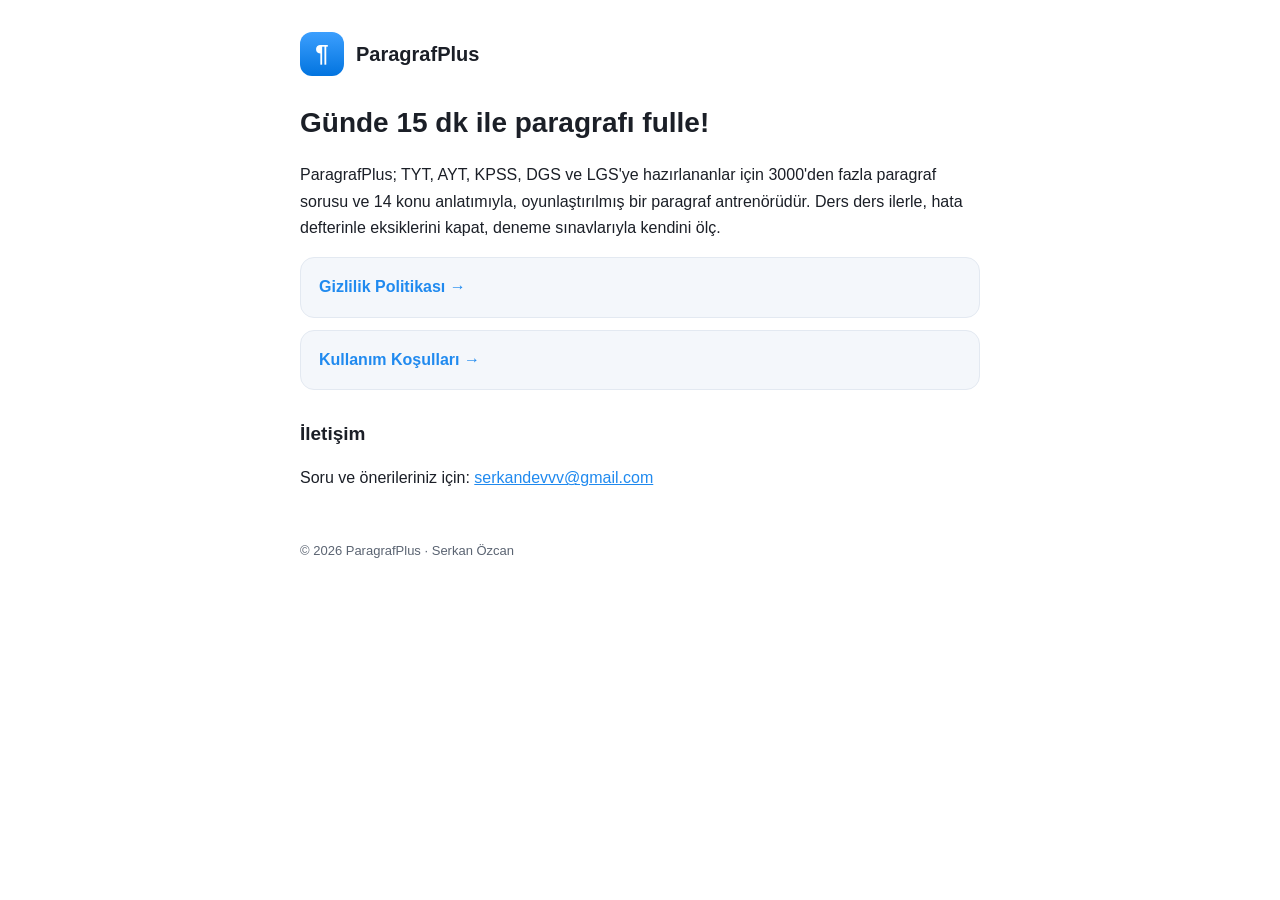
<file: index.html>
<!doctype html>
<html lang="tr">
<head>
  <meta charset="utf-8">
  <meta name="viewport" content="width=device-width, initial-scale=1">
  <title>ParagrafPlus</title>
  <link rel="stylesheet" href="style.css">
</head>
<body>
  <div class="wrap">
    <header class="site">
      <div class="logo">¶</div>
      <div class="name">ParagrafPlus</div>
    </header>
    <h1>Günde 15 dk ile paragrafı fulle!</h1>
    <p>ParagrafPlus; TYT, AYT, KPSS, DGS ve LGS'ye hazırlananlar için 3000'den fazla
      paragraf sorusu ve 14 konu anlatımıyla, oyunlaştırılmış bir paragraf antrenörüdür.
      Ders ders ilerle, hata defterinle eksiklerini kapat, deneme sınavlarıyla kendini ölç.</p>

    <div class="card"><a href="gizlilik-politikasi.html">Gizlilik Politikası →</a></div>
    <div class="card"><a href="kullanim-kosullari.html">Kullanım Koşulları →</a></div>

    <h2>İletişim</h2>
    <p>Soru ve önerileriniz için: <a href="mailto:serkandevvv@gmail.com">serkandevvv@gmail.com</a></p>

    <footer>© 2026 ParagrafPlus · Serkan Özcan</footer>
  </div>
</body>
</html>
</file>
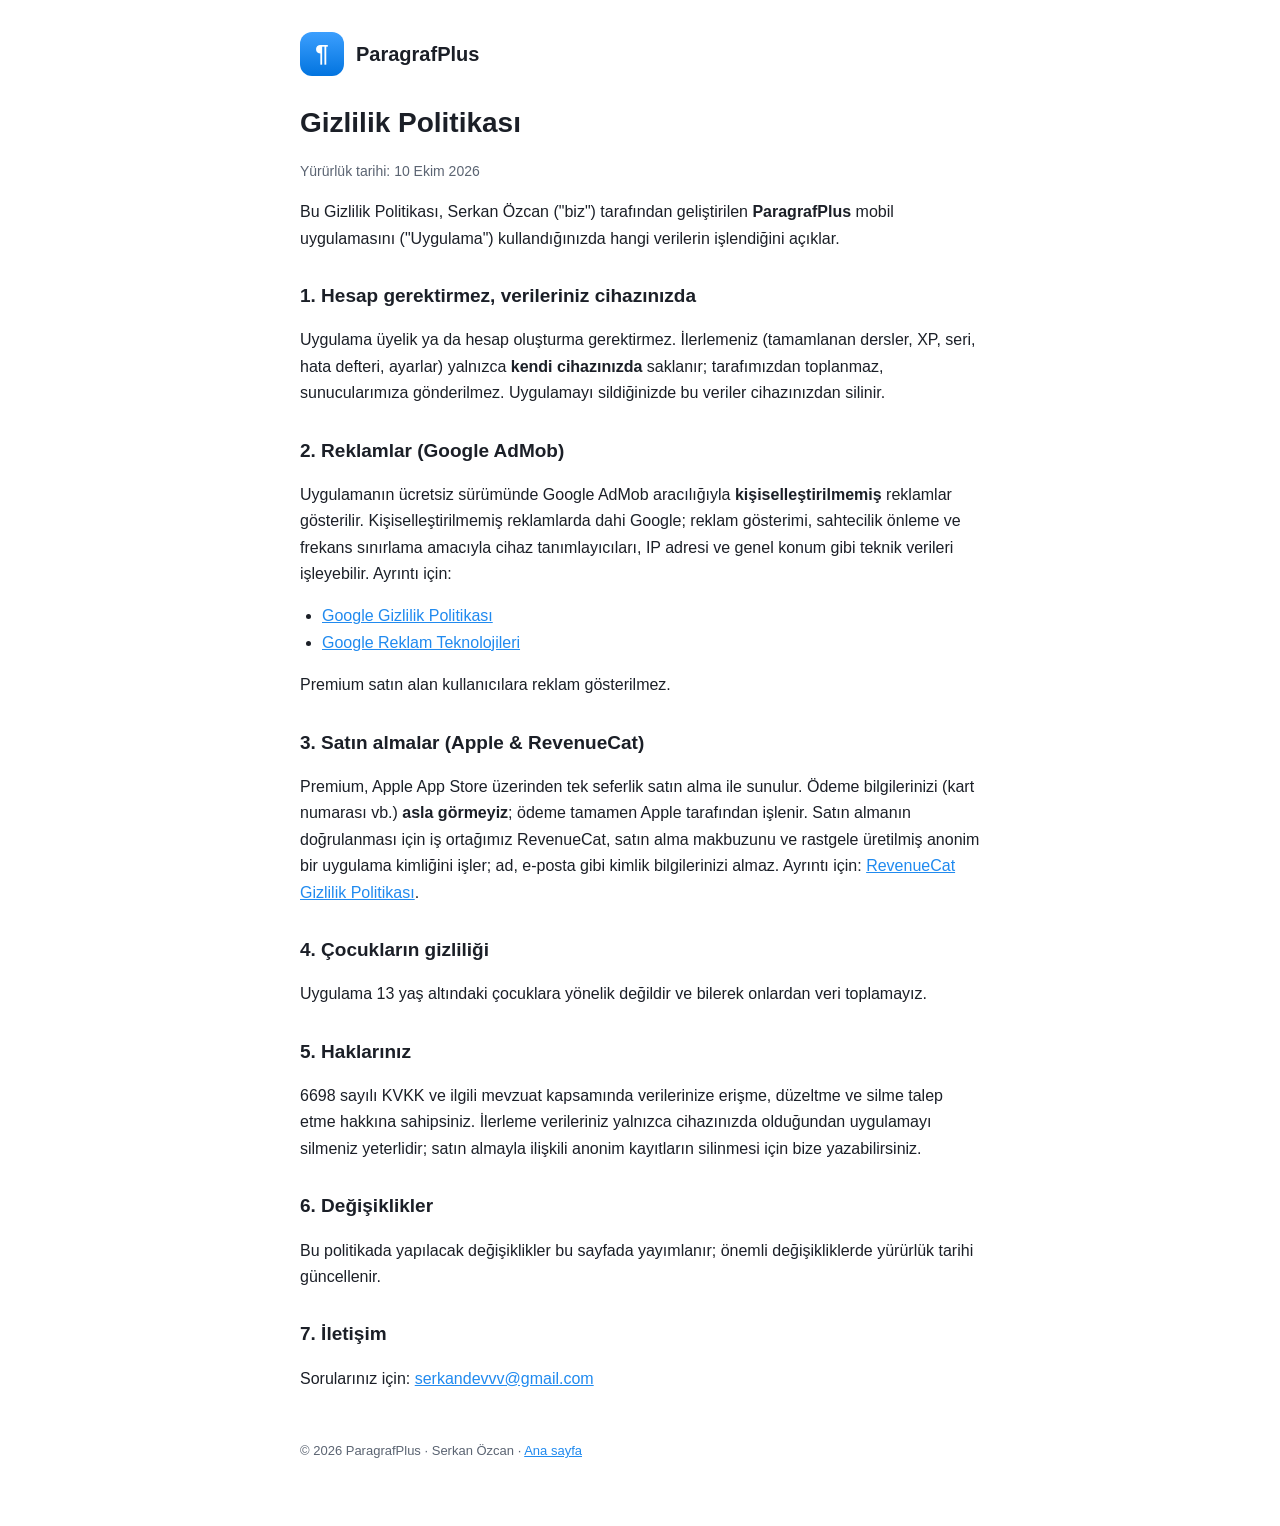
<file: gizlilik-politikasi.html>
<!doctype html>
<html lang="tr">
<head>
  <meta charset="utf-8">
  <meta name="viewport" content="width=device-width, initial-scale=1">
  <title>Gizlilik Politikası · ParagrafPlus</title>
  <link rel="stylesheet" href="style.css">
</head>
<body>
  <div class="wrap">
    <header class="site">
      <div class="logo">¶</div>
      <div class="name">ParagrafPlus</div>
    </header>

    <h1>Gizlilik Politikası</h1>
    <p class="muted">Yürürlük tarihi: 10 Ekim 2026</p>

    <p>Bu Gizlilik Politikası, Serkan Özcan ("biz") tarafından geliştirilen
      <strong>ParagrafPlus</strong> mobil uygulamasını ("Uygulama") kullandığınızda
      hangi verilerin işlendiğini açıklar.</p>

    <h2>1. Hesap gerektirmez, verileriniz cihazınızda</h2>
    <p>Uygulama üyelik ya da hesap oluşturma gerektirmez. İlerlemeniz (tamamlanan dersler,
      XP, seri, hata defteri, ayarlar) yalnızca <strong>kendi cihazınızda</strong> saklanır;
      tarafımızdan toplanmaz, sunucularımıza gönderilmez. Uygulamayı sildiğinizde bu veriler
      cihazınızdan silinir.</p>

    <h2>2. Reklamlar (Google AdMob)</h2>
    <p>Uygulamanın ücretsiz sürümünde Google AdMob aracılığıyla
      <strong>kişiselleştirilmemiş</strong> reklamlar gösterilir. Kişiselleştirilmemiş
      reklamlarda dahi Google; reklam gösterimi, sahtecilik önleme ve frekans sınırlama
      amacıyla cihaz tanımlayıcıları, IP adresi ve genel konum gibi teknik verileri
      işleyebilir. Ayrıntı için:</p>
    <ul>
      <li><a href="https://policies.google.com/privacy" rel="noopener">Google Gizlilik Politikası</a></li>
      <li><a href="https://policies.google.com/technologies/ads" rel="noopener">Google Reklam Teknolojileri</a></li>
    </ul>
    <p>Premium satın alan kullanıcılara reklam gösterilmez.</p>

    <h2>3. Satın almalar (Apple &amp; RevenueCat)</h2>
    <p>Premium, Apple App Store üzerinden tek seferlik satın alma ile sunulur. Ödeme
      bilgilerinizi (kart numarası vb.) <strong>asla görmeyiz</strong>; ödeme tamamen Apple
      tarafından işlenir. Satın almanın doğrulanması için iş ortağımız RevenueCat, satın alma
      makbuzunu ve rastgele üretilmiş anonim bir uygulama kimliğini işler; ad, e-posta gibi
      kimlik bilgilerinizi almaz. Ayrıntı için:
      <a href="https://www.revenuecat.com/privacy" rel="noopener">RevenueCat Gizlilik Politikası</a>.</p>

    <h2>4. Çocukların gizliliği</h2>
    <p>Uygulama 13 yaş altındaki çocuklara yönelik değildir ve bilerek onlardan veri
      toplamayız.</p>

    <h2>5. Haklarınız</h2>
    <p>6698 sayılı KVKK ve ilgili mevzuat kapsamında verilerinize erişme, düzeltme ve silme
      talep etme hakkına sahipsiniz. İlerleme verileriniz yalnızca cihazınızda olduğundan
      uygulamayı silmeniz yeterlidir; satın almayla ilişkili anonim kayıtların silinmesi için
      bize yazabilirsiniz.</p>

    <h2>6. Değişiklikler</h2>
    <p>Bu politikada yapılacak değişiklikler bu sayfada yayımlanır; önemli değişikliklerde
      yürürlük tarihi güncellenir.</p>

    <h2>7. İletişim</h2>
    <p>Sorularınız için: <a href="mailto:serkandevvv@gmail.com">serkandevvv@gmail.com</a></p>

    <footer>© 2026 ParagrafPlus · Serkan Özcan · <a href="index.html">Ana sayfa</a></footer>
  </div>
</body>
</html>
</file>
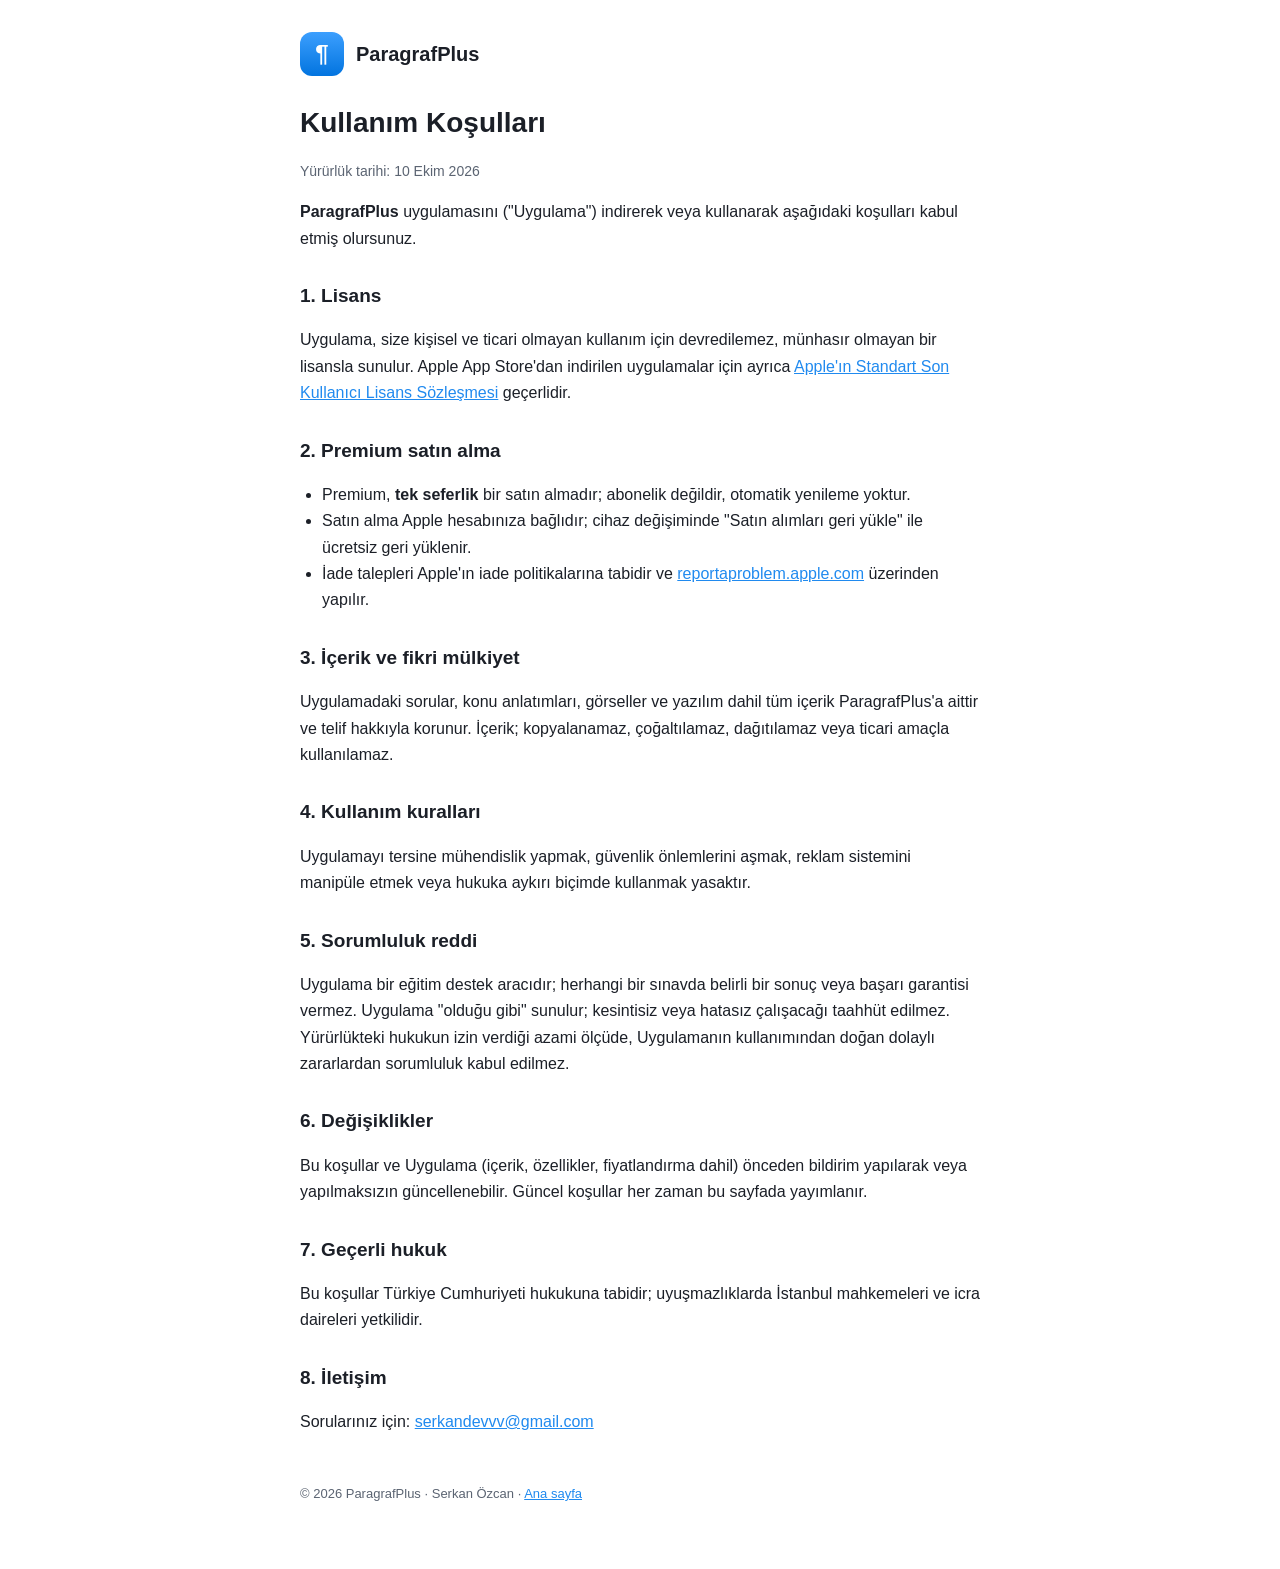
<file: kullanim-kosullari.html>
<!doctype html>
<html lang="tr">
<head>
  <meta charset="utf-8">
  <meta name="viewport" content="width=device-width, initial-scale=1">
  <title>Kullanım Koşulları · ParagrafPlus</title>
  <link rel="stylesheet" href="style.css">
</head>
<body>
  <div class="wrap">
    <header class="site">
      <div class="logo">¶</div>
      <div class="name">ParagrafPlus</div>
    </header>

    <h1>Kullanım Koşulları</h1>
    <p class="muted">Yürürlük tarihi: 10 Ekim 2026</p>

    <p><strong>ParagrafPlus</strong> uygulamasını ("Uygulama") indirerek veya kullanarak
      aşağıdaki koşulları kabul etmiş olursunuz.</p>

    <h2>1. Lisans</h2>
    <p>Uygulama, size kişisel ve ticari olmayan kullanım için devredilemez, münhasır olmayan
      bir lisansla sunulur. Apple App Store'dan indirilen uygulamalar için ayrıca
      <a href="https://www.apple.com/legal/internet-services/itunes/dev/stdeula/" rel="noopener">Apple'ın
      Standart Son Kullanıcı Lisans Sözleşmesi</a> geçerlidir.</p>

    <h2>2. Premium satın alma</h2>
    <ul>
      <li>Premium, <strong>tek seferlik</strong> bir satın almadır; abonelik değildir,
        otomatik yenileme yoktur.</li>
      <li>Satın alma Apple hesabınıza bağlıdır; cihaz değişiminde "Satın alımları geri
        yükle" ile ücretsiz geri yüklenir.</li>
      <li>İade talepleri Apple'ın iade politikalarına tabidir ve
        <a href="https://reportaproblem.apple.com" rel="noopener">reportaproblem.apple.com</a>
        üzerinden yapılır.</li>
    </ul>

    <h2>3. İçerik ve fikri mülkiyet</h2>
    <p>Uygulamadaki sorular, konu anlatımları, görseller ve yazılım dahil tüm içerik
      ParagrafPlus'a aittir ve telif hakkıyla korunur. İçerik; kopyalanamaz, çoğaltılamaz,
      dağıtılamaz veya ticari amaçla kullanılamaz.</p>

    <h2>4. Kullanım kuralları</h2>
    <p>Uygulamayı tersine mühendislik yapmak, güvenlik önlemlerini aşmak, reklam sistemini
      manipüle etmek veya hukuka aykırı biçimde kullanmak yasaktır.</p>

    <h2>5. Sorumluluk reddi</h2>
    <p>Uygulama bir eğitim destek aracıdır; herhangi bir sınavda belirli bir sonuç veya
      başarı garantisi vermez. Uygulama "olduğu gibi" sunulur; kesintisiz veya hatasız
      çalışacağı taahhüt edilmez. Yürürlükteki hukukun izin verdiği azami ölçüde, Uygulamanın
      kullanımından doğan dolaylı zararlardan sorumluluk kabul edilmez.</p>

    <h2>6. Değişiklikler</h2>
    <p>Bu koşullar ve Uygulama (içerik, özellikler, fiyatlandırma dahil) önceden bildirim
      yapılarak veya yapılmaksızın güncellenebilir. Güncel koşullar her zaman bu sayfada
      yayımlanır.</p>

    <h2>7. Geçerli hukuk</h2>
    <p>Bu koşullar Türkiye Cumhuriyeti hukukuna tabidir; uyuşmazlıklarda İstanbul mahkemeleri
      ve icra daireleri yetkilidir.</p>

    <h2>8. İletişim</h2>
    <p>Sorularınız için: <a href="mailto:serkandevvv@gmail.com">serkandevvv@gmail.com</a></p>

    <footer>© 2026 ParagrafPlus · Serkan Özcan · <a href="index.html">Ana sayfa</a></footer>
  </div>
</body>
</html>
</file>
<file: style.css>
:root {
  --bg: #ffffff;
  --text: #1b1f27;
  --muted: #5b6472;
  --tint: #208aef;
  --card: #f4f7fb;
  --border: #e3e9f1;
}
@media (prefers-color-scheme: dark) {
  :root {
    --bg: #11151c;
    --text: #eef2f7;
    --muted: #9aa5b3;
    --tint: #4da3ff;
    --card: #1a2029;
    --border: #2a3342;
  }
}
* { box-sizing: border-box; }
body {
  margin: 0;
  font-family: -apple-system, BlinkMacSystemFont, "Segoe UI", Roboto, sans-serif;
  background: var(--bg);
  color: var(--text);
  line-height: 1.65;
}
.wrap { max-width: 720px; margin: 0 auto; padding: 32px 20px 64px; }
header.site { display: flex; align-items: center; gap: 12px; margin-bottom: 8px; }
.logo {
  width: 44px; height: 44px; border-radius: 12px; flex: none;
  background: linear-gradient(180deg, #3c9ffe, #0274df);
  color: #fff; font-size: 24px; font-weight: 800;
  display: flex; align-items: center; justify-content: center;
}
header.site .name { font-size: 20px; font-weight: 800; }
h1 { font-size: 28px; margin: 24px 0 4px; }
h2 { font-size: 19px; margin: 28px 0 8px; }
p, li { color: var(--text); }
.muted { color: var(--muted); font-size: 14px; }
a { color: var(--tint); }
.card {
  background: var(--card); border: 1px solid var(--border);
  border-radius: 14px; padding: 16px 18px; margin: 12px 0;
}
.card a { font-weight: 700; text-decoration: none; }
footer { margin-top: 48px; font-size: 13px; color: var(--muted); }
ul { padding-left: 22px; }
</file>
